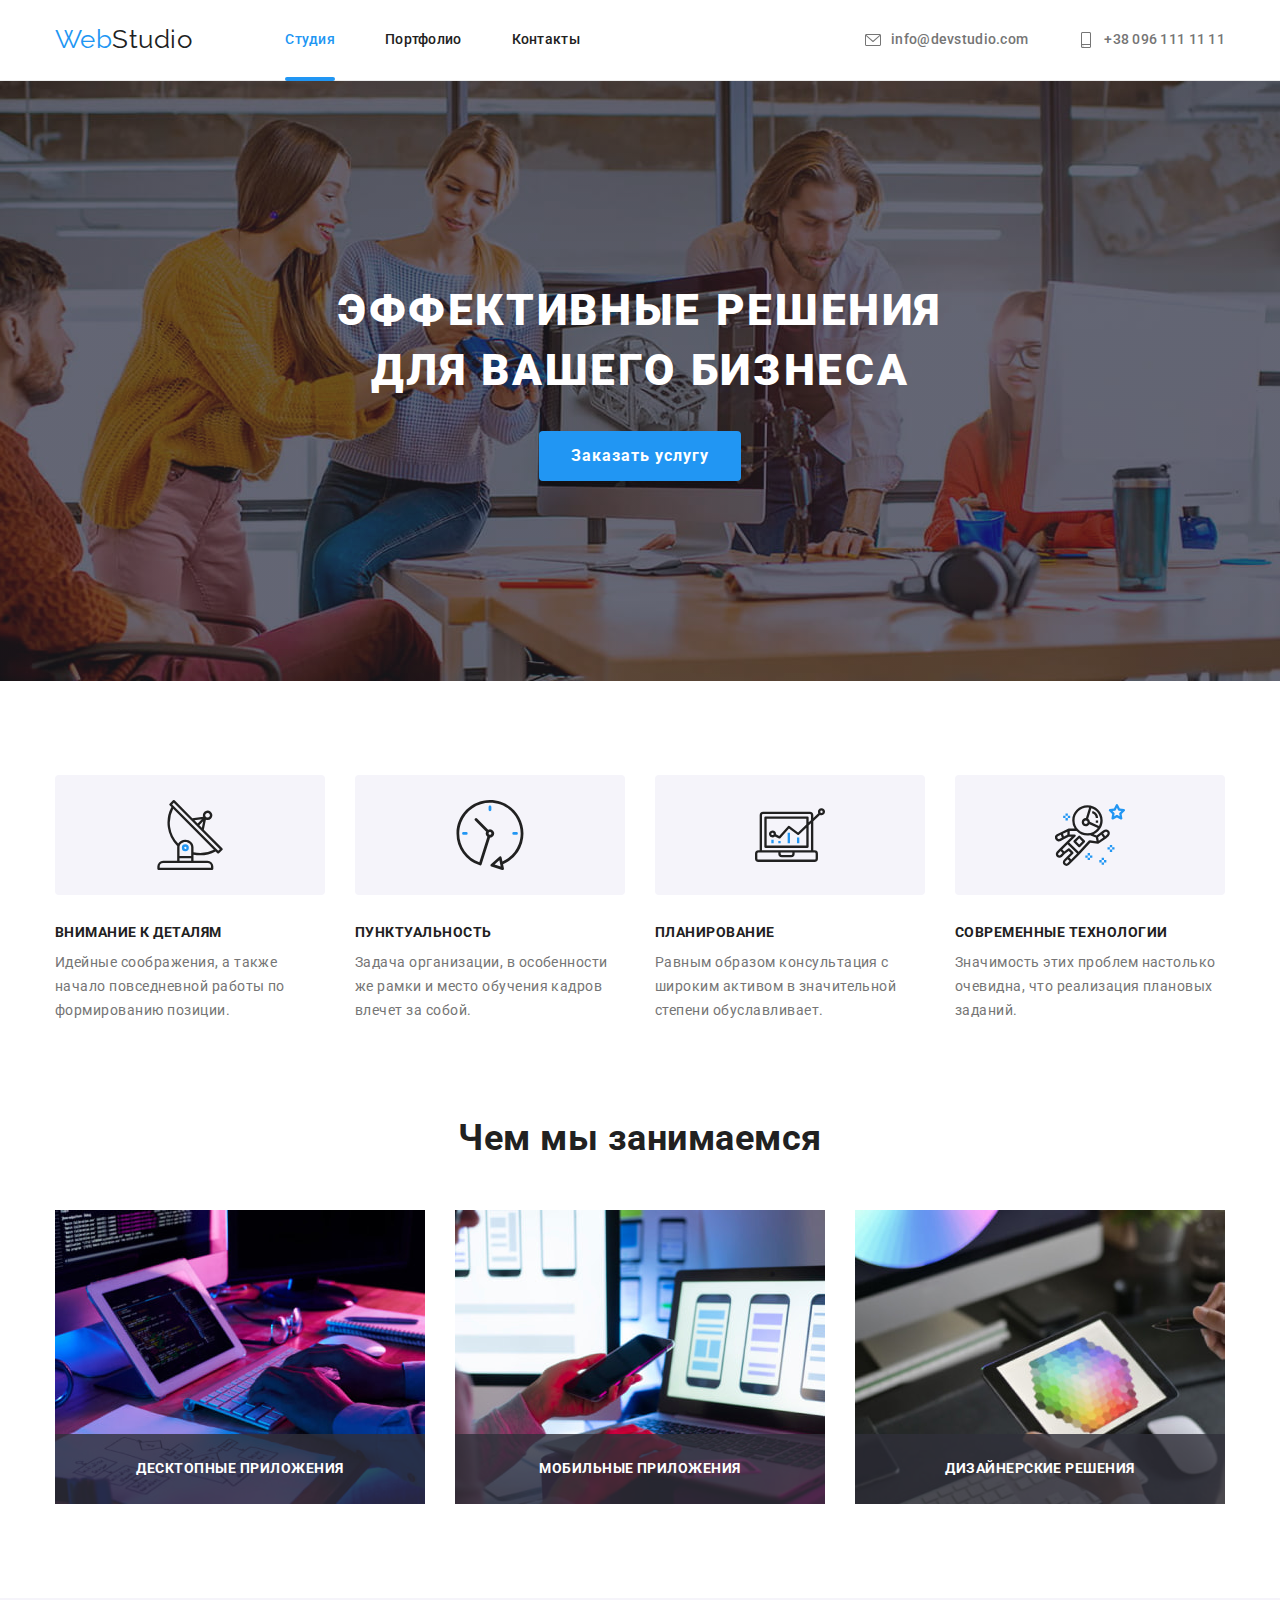
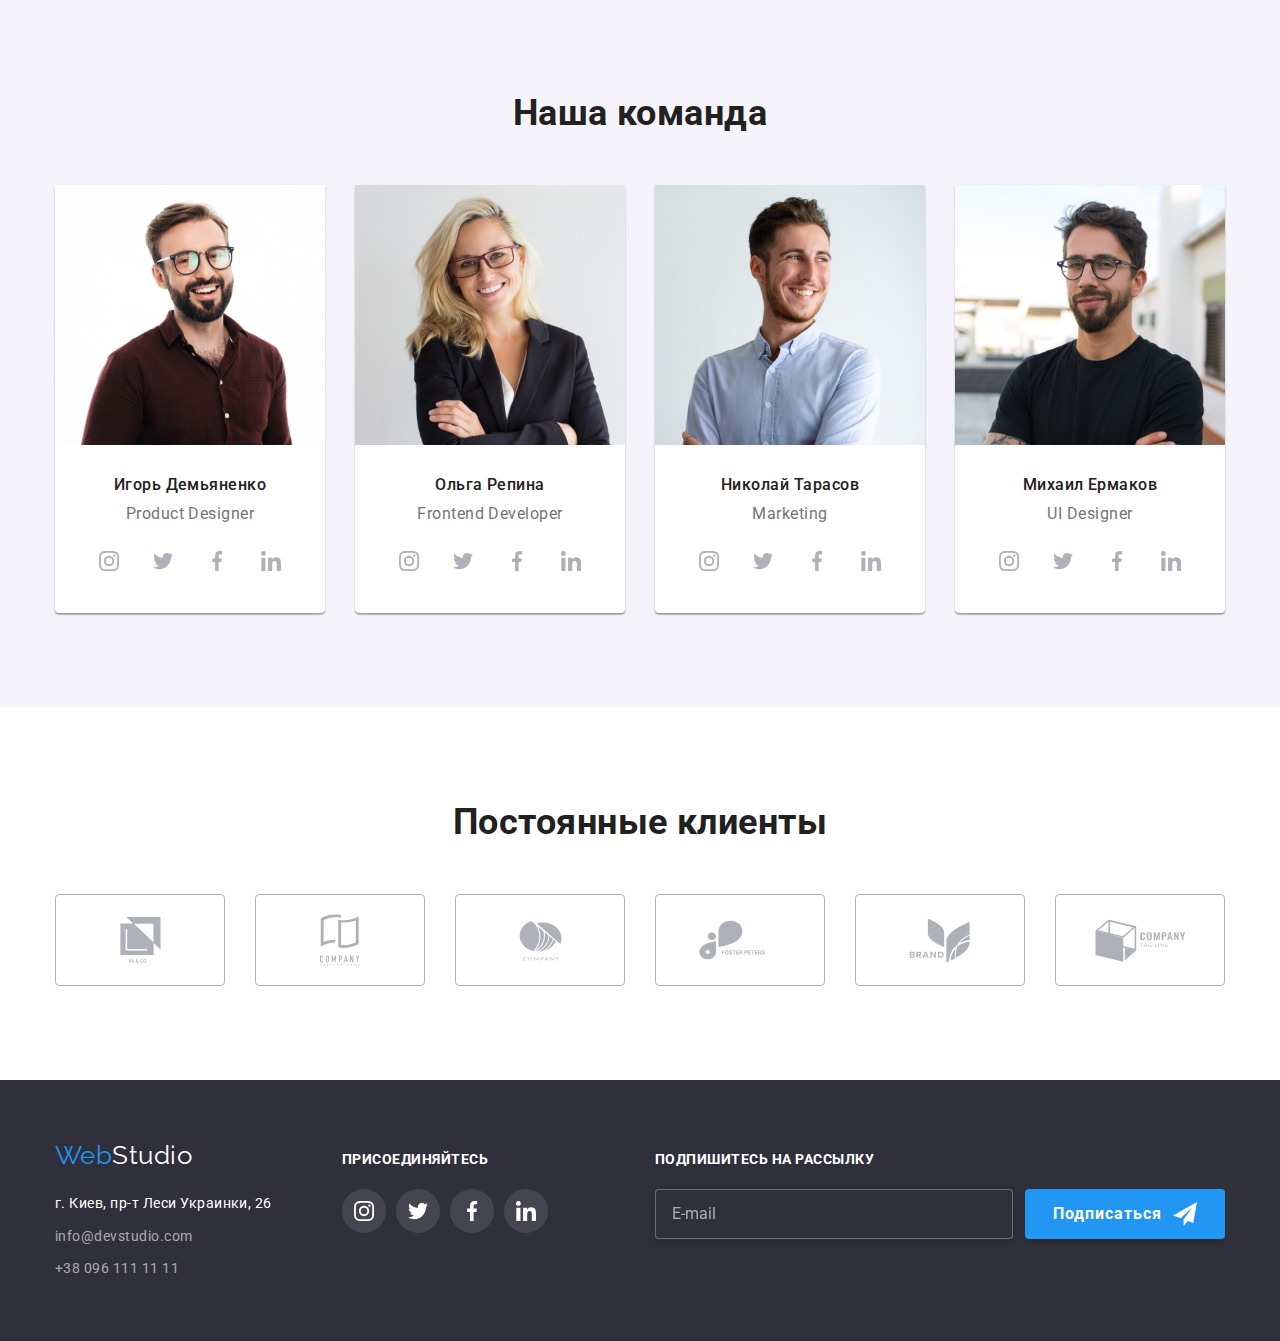
<file: index.html>
<!DOCTYPE html>
<html lang="ru">
  <head>
    <meta charset="UTF-8" />
    <meta http-equiv="X-UA-Compatible" content="IE=edge" />
    <meta name="viewport" content="width=device-width, initial-scale=1.0" />
    <title>Web Studio</title>
    <link rel="preconnect" href="https://fonts.googleapis.com" />
    <link rel="preconnect" href="https://fonts.gstatic.com" crossorigin />
    <link
      href="https://fonts.googleapis.com/css2?family=Raleway:wght@700&family=Roboto:wght@400;500;700;900&display=swap"
      rel="stylesheet"
    />
    <link
      rel="stylesheet"
      href="https://cdnjs.cloudflare.com/ajax/libs/modern-normalize/1.1.0/modern-normalize.min.css"
    />
    <link rel="stylesheet" href="./css/styles.css" />
  </head>

  <body>
    <header class="header">
      <div class="container header-menu">
        <a class="logo header-logo" href="./index.html"
          >Web<span class="header-logo-accent">Studio</span></a
        >
        <nav class="nav">
          <ul class="list nav-list">
            <li class="item"><a class="link current" href="./index.html">Студия</a></li>
            <li class="item"><a class="link" href="./portfolio.html">Портфолио</a></li>
            <li class="item"><a class="link" href="#contacts">Контакты</a></li>
          </ul>
        </nav>
        <ul class="list header-contacts">
          <li class="item">
            <a class="link header-contact-link" href="mailto:info@devstudio.com">
              <svg class="contacts-icon" width="16" height="16">
                <use href="./images/sprite.svg#envelope"></use></svg
              >info@devstudio.com</a
            >
          </li>
          <li class="item">
            <a class="link header-contact-link" href="tel:+380961111111">
              <svg class="contacts-icon" width="16" height="16">
                <use href="./images/sprite.svg#smartphone"></use></svg
              >+38 096 111 11 11</a
            >
          </li>
        </ul>
      </div>
    </header>

    <main class="main">
      <section class="hero section">
        <div class="container">
          <h1 class="hero-title">Эффективные решения для вашего бизнеса</h1>
          <button class="btn order-btn" type="button" data-modal-open>Заказать услугу</button>
        </div>
      </section>
      <section class="section-qualities section">
        <div class="container">
          <!--Заголовок скрыть-->
          <h2 class="title visually-hidden">Наши особенности</h2>
          <ul class="list qualities-list">
            <li class="item">
              <div class="qualities-img">
                <svg class="qualities-icon" width="70" height="70">
                  <use href="./images/sprite.svg#antenna"></use>
                </svg>
              </div>
              <h3 class="subtitle">Внимание к деталям</h3>
              <p class="text">
                Идейные соображения, а также начало повседневной работы по формированию позиции.
              </p>
            </li>
            <li class="item">
              <div class="qualities-img">
                <svg class="qualities-icon" width="70" height="70">
                  <use href="./images/sprite.svg#clock"></use>
                </svg>
              </div>
              <h3 class="subtitle">Пунктуальность</h3>
              <p class="text">
                Задача организации, в особенности же рамки и место обучения кадров влечет за собой.
              </p>
            </li>
            <li class="item">
              <div class="qualities-img">
                <svg class="qualities-icon" width="70" height="70">
                  <use href="./images/sprite.svg#diagram"></use>
                </svg>
              </div>
              <h3 class="subtitle">Планирование</h3>
              <p class="text">
                Равным образом консультация с широким активом в значительной степени обуславливает.
              </p>
            </li>
            <li class="item">
              <div class="qualities-img">
                <svg class="qualities-icon" width="70" height="70">
                  <use href="./images/sprite.svg#astronaut"></use>
                </svg>
              </div>
              <h3 class="subtitle">Современные технологии</h3>
              <p class="text">
                Значимость этих проблем настолько очевидна, что реализация плановых заданий.
              </p>
            </li>
          </ul>
        </div>
      </section>
      <section class="section-do section">
        <div class="container">
          <h2 class="title">Чем мы занимаемся</h2>
          <ul class="list do-list">
            <li class="item">
              <img class="img" src="./images/img1.jpg" alt="Десктопные приложения" width="370" />
              <h3 class="subtitle">Десктопные приложения</h3>
            </li>
            <li class="item">
              <img class="img" src="./images/img2.jpg" alt="Мобильные приложения" width="370" />
              <h3 class="subtitle">Мобильные приложения</h3>
            </li>
            <li class="item">
              <img class="img" src="./images/img3.jpg" alt="Дизайнерские решения" width="370" />
              <h3 class="subtitle">Дизайнерские решения</h3>
            </li>
          </ul>
        </div>
      </section>
      <section class="section-team section">
        <div class="container">
          <h2 class="title">Наша команда</h2>
          <ul class="list">
            <li class="item">
              <img class="img" src="./images/img4.jpg" alt="Фото дизайнера" width="270" />
              <div class="team-container">
                <h3 class="subtitle">Игорь Демьяненко</h3>
                <p class="text">Product Designer</p>
                <ul class="team-socials-list">
                  <li class="team-socials-item">
                    <a class="team-socials-link link" href="#">
                      <svg class="team-socials-icon" width="20px" height="20px">
                        <use href="./images/sprite.svg#instagram"></use>
                      </svg>
                    </a>
                  </li>
                  <li class="team-socials-item">
                    <a class="team-socials-link link" href="#">
                      <svg class="team-socials-icon" width="20px" height="20px">
                        <use href="./images/sprite.svg#twitter"></use>
                      </svg>
                    </a>
                  </li>
                  <li class="team-socials-item">
                    <a class="team-socials-link link" href="#">
                      <svg class="team-socials-icon" width="20px" height="20px">
                        <use href="./images/sprite.svg#facebook"></use>
                      </svg>
                    </a>
                  </li>
                  <li class="team-socials-item">
                    <a class="team-socials-link link" href="#">
                      <svg class="team-socials-icon" width="20px" height="20px">
                        <use href="./images/sprite.svg#linkedin"></use>
                      </svg>
                    </a>
                  </li>
                </ul>
              </div>
            </li>
            <li class="item">
              <img class="img" src="./images/img5.jpg" alt="Фото разработчика" width="270" />
              <div class="team-container">
                <h3 class="subtitle">Ольга Репина</h3>
                <p class="text">Frontend Developer</p>
                <ul class="team-socials-list">
                  <li class="team-socials-item">
                    <a class="team-socials-link link" href="#">
                      <svg class="team-socials-icon" width="20px" height="20px">
                        <use href="./images/sprite.svg#instagram"></use>
                      </svg>
                    </a>
                  </li>
                  <li class="team-socials-item">
                    <a class="team-socials-link link" href="#">
                      <svg class="team-socials-icon" width="20px" height="20px">
                        <use href="./images/sprite.svg#twitter"></use>
                      </svg>
                    </a>
                  </li>
                  <li class="team-socials-item">
                    <a class="team-socials-link link" href="#">
                      <svg class="team-socials-icon" width="20px" height="20px">
                        <use href="./images/sprite.svg#facebook"></use>
                      </svg>
                    </a>
                  </li>
                  <li class="team-socials-item">
                    <a class="team-socials-link link" href="#">
                      <svg class="team-socials-icon" width="20px" height="20px">
                        <use href="./images/sprite.svg#linkedin"></use>
                      </svg>
                    </a>
                  </li>
                </ul>
              </div>
            </li>
            <li class="item">
              <img class="img" src="./images/img6.jpg" alt="Фото макреколога" width="270" />
              <div class="team-container">
                <h3 class="subtitle">Николай Тарасов</h3>
                <p class="text">Marketing</p>
                <ul class="team-socials-list">
                  <li class="team-socials-item">
                    <a class="team-socials-link link" href="#">
                      <svg class="team-socials-icon" width="20px" height="20px">
                        <use href="./images/sprite.svg#instagram"></use>
                      </svg>
                    </a>
                  </li>
                  <li class="team-socials-item">
                    <a class="team-socials-link link" href="#">
                      <svg class="team-socials-icon" width="20px" height="20px">
                        <use href="./images/sprite.svg#twitter"></use>
                      </svg>
                    </a>
                  </li>
                  <li class="team-socials-item">
                    <a class="team-socials-link link" href="#">
                      <svg class="team-socials-icon" width="20px" height="20px">
                        <use href="./images/sprite.svg#facebook"></use>
                      </svg>
                    </a>
                  </li>
                  <li class="team-socials-item">
                    <a class="team-socials-link link" href="#">
                      <svg class="team-socials-icon" width="20px" height="20px">
                        <use href="./images/sprite.svg#linkedin"></use>
                      </svg>
                    </a>
                  </li>
                </ul>
              </div>
            </li>
            <li class="item">
              <img class="img" src="./images/img7.jpg" alt="Фото дизайнера" width="270" />
              <div class="team-container">
                <h3 class="subtitle">Михаил Ермаков</h3>
                <p class="text">UI Designer</p>
                <ul class="team-socials-list">
                  <li class="team-socials-item">
                    <a class="team-socials-link link" href="#">
                      <svg class="team-socials-icon" width="20px" height="20px">
                        <use href="./images/sprite.svg#instagram"></use>
                      </svg>
                    </a>
                  </li>
                  <li class="team-socials-item">
                    <a class="team-socials-link link" href="#">
                      <svg class="team-socials-icon" width="20px" height="20px">
                        <use href="./images/sprite.svg#twitter"></use>
                      </svg>
                    </a>
                  </li>
                  <li class="team-socials-item">
                    <a class="team-socials-link link" href="#">
                      <svg class="team-socials-icon" width="20px" height="20px">
                        <use href="./images/sprite.svg#facebook"></use>
                      </svg>
                    </a>
                  </li>
                  <li class="team-socials-item">
                    <a class="team-socials-link link" href="#">
                      <svg class="team-socials-icon" width="20px" height="20px">
                        <use href="./images/sprite.svg#linkedin"></use>
                      </svg>
                    </a>
                  </li>
                </ul>
              </div>
            </li>
          </ul>
        </div>
      </section>
      <section class="section-clients section">
        <div class="container">
          <h2 class="title">Постоянные клиенты</h2>
          <ul class="clients-list list">
            <li class="item">
              <a class="clients-link" href="#">
                <svg class="client-icon" width="41px" height="46px">
                  <use href="./images/sprite.svg#logo1"></use>
                </svg>
              </a>
            </li>
            <li class="item">
              <a class="clients-link" href="#">
                <svg class="client-icon" width="40px" height="52px">
                  <use href="./images/sprite.svg#logo2"></use>
                </svg>
              </a>
            </li>
            <li class="item">
              <a class="clients-link" href="#">
                <svg class="client-icon" width="43px" height="41px">
                  <use href="./images/sprite.svg#logo3"></use>
                </svg>
              </a>
            </li>
            <li class="item">
              <a class="clients-link" href="#">
                <svg class="client-icon" width="84px" height="40px">
                  <use href="./images/sprite.svg#logo4"></use>
                </svg>
              </a>
            </li>
            <li class="item">
              <a class="clients-link" href="#">
                <svg class="client-icon" width="62px" height="45px">
                  <use href="./images/sprite.svg#logo5"></use>
                </svg>
              </a>
            </li>
            <li class="item">
              <a class="clients-link" href="#">
                <svg class="client-icon" width="93px" height="43px">
                  <use href="./images/sprite.svg#logo6"></use>
                </svg>
              </a>
            </li>
          </ul>
        </div>
      </section>
    </main>

    <footer class="footer" id="contacts">
      <div class="container footer-container">
        <div class="footer-main">
          <a class="logo footer-logo" href="./index.html"
            >Web<span class="footer-logo-accent">Studio</span></a
          >
          <address class="address">
            <a class="link" href="#">г. Киев, пр-т Леси Украинки, 26</a>
          </address>
          <ul class="list footer-contacts">
            <li class="item mail-footer">
              <a class="link" href="mailto:info@devstudio.com">info@devstudio.com</a>
            </li>
            <li class="item"><a class="link" href="tel:+380961111111">+38 096 111 11 11</a></li>
          </ul>
        </div>
        <div class="footer-socials">
          <strong class="cta-title">Присоединяйтесь</strong>
          <ul class="list cta-list">
            <li class="item cta-item">
              <a class="link cta-link" href="#">
                <svg class="cta-icon" width="20px" height="20px">
                  <use href="./images/sprite.svg#instagram"></use>
                </svg>
              </a>
            </li>
            <li class="item cta-item">
              <a class="link cta-link" href="#">
                <svg class="cta-icon" width="20px" height="20px">
                  <use href="./images/sprite.svg#twitter"></use>
                </svg>
              </a>
            </li>
            <li class="item cta-item">
              <a class="link cta-link" href="#">
                <svg class="cta-icon" width="20px" height="20px">
                  <use href="./images/sprite.svg#facebook"></use>
                </svg>
              </a>
            </li>
            <li class="item cta-item">
              <a class="link cta-link" href="#">
                <svg class="cta-icon" width="20px" height="20px">
                  <use href="./images/sprite.svg#linkedin"></use>
                </svg>
              </a>
            </li>
          </ul>
        </div>
        <form class="sign-up-form" name="sign-up-form">
          <strong class="cta-title">Подпишитесь на рассылку</strong>
          <div class="sing-up-box">
            <input class="sing-up-input" type="email" name="user-email" placeholder="E-mail" />
            <button class="sing-up-btn" type="submit">
              Подписаться
              <svg class="sing-up-icon" width="24px" height="24px">
                <use href="./images/sprite.svg#send-form"></use>
              </svg>
            </button>
          </div>
        </form>
      </div>
    </footer>

    <div class="backdrop is-hidden" data-modal>
      <div class="modal">
        <button class="modal-close-btn" type="button" data-modal-close>
          <svg class="modal-close-icon" width="11px" height="11px">
            <use href="./images/sprite.svg#close-icon"></use>
          </svg>
        </button>
        <h2 class="modal-title">Оставьте свои данные, мы вам перезвоним</h2>
        <form class="call-back-form" name="call-back-form">
          <div class="form-field">
            <label class="call-back-label" for="user-name">Имя</label>
            <div class="form-field-inner">
              <input class="call-back-input" id="user-name" type="text" name="user-name" />
              <svg class="call-back-icon" width="18px" height="18px">
                <use href="./images/sprite.svg#person-form"></use>
              </svg>
            </div>
          </div>
          <div class="form-field">
            <label class="call-back-label" for="user-phone">Телефон</label>
            <div class="form-field-inner">
              <input class="call-back-input" id="user-phone" type="tel" name="user-phone" />
              <svg class="call-back-icon" width="18px" height="18px">
                <use href="./images/sprite.svg#phone-form"></use>
              </svg>
            </div>
          </div>
          <div class="form-field">
            <label class="call-back-label" for="user-email">Почта</label>
            <div class="form-field-inner">
              <input class="call-back-input" id="user-email" type="email" name="user-email" />
              <svg class="call-back-icon" width="18px" height="18px">
                <use href="./images/sprite.svg#email-form"></use>
              </svg>
            </div>
          </div>
          <div class="form-field">
            <label class="call-back-label" for="user-comment">Комментарий</label>
            <textarea
              class="call-back-input call-back-textarea"
              id="user-comment"
              name="user-comment"
              rows="10"
              placeholder="Введите текст"
            ></textarea>
          </div>
          <div class="agreement-field">
            <label class="agreement-label"
              ><input
                class="agreement-input visually-hidden"
                type="checkbox"
                name="user-agreement"
              />
              <svg class="agreement-border" width="16px" height="15px">
                <use href="./images/sprite.svg#agr-border"></use>
              </svg>
              <svg class="agreement-check" width="16px" height="15px">
                <use href="./images/sprite.svg#agr-check"></use></svg
              >Соглашаюсь с рассылкой и принимаю
              <a class="agreement-link" href="#">Условия договора</a></label
            >
          </div>
          <button class="call-back-btn" type="submit">Отправить</button>
        </form>
      </div>
    </div>

    <script src="./js/modal.js"></script>
  </body>
</html>
</file>
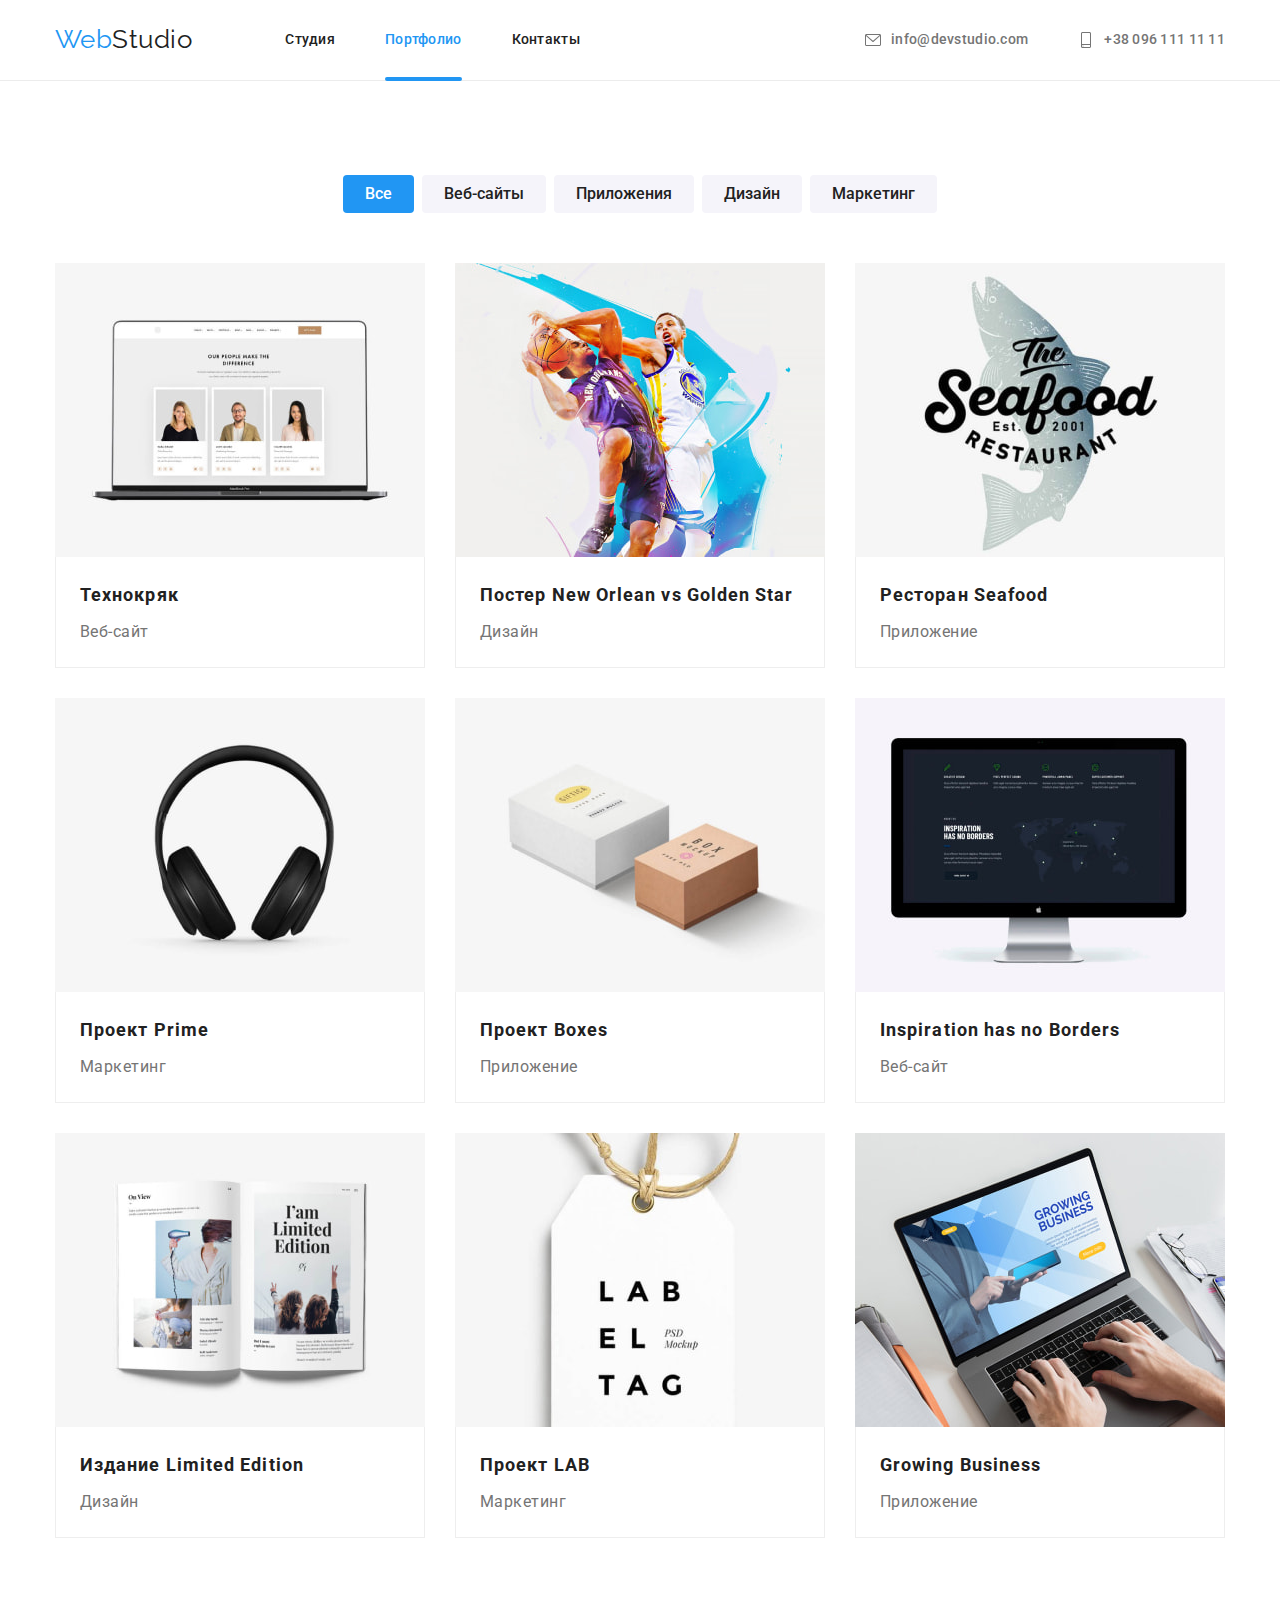
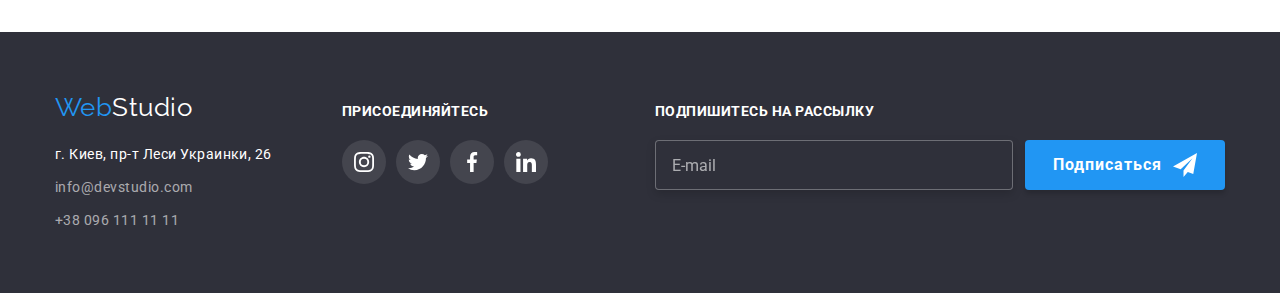
<file: portfolio.html>
<!DOCTYPE html>
<html lang="ru">
  <head>
    <meta charset="UTF-8" />
    <meta http-equiv="X-UA-Compatible" content="IE=edge" />
    <meta name="viewport" content="width=device-width, initial-scale=1.0" />
    <title>Portfolio</title>
    <link rel="preconnect" href="https://fonts.googleapis.com" />
    <link rel="preconnect" href="https://fonts.gstatic.com" crossorigin />
    <link
      href="https://fonts.googleapis.com/css2?family=Raleway:wght@700&family=Roboto:wght@400;500;700;900&display=swap"
      rel="stylesheet"
    />
    <link
      rel="stylesheet"
      href="https://cdnjs.cloudflare.com/ajax/libs/modern-normalize/1.1.0/modern-normalize.min.css"
    />
    <link rel="stylesheet" href="./css/styles.css" />
  </head>

  <body>
    <header class="header">
      <div class="container header-menu">
        <a class="logo header-logo" href="./index.html"
          >Web<span class="header-logo-accent">Studio</span></a
        >
        <nav class="nav">
          <ul class="list nav-list">
            <li class="item"><a class="link" href="./index.html">Студия</a></li>
            <li class="item"><a class="link current" href="./portfolio.html">Портфолио</a></li>
            <li class="item"><a class="link" href="#contacts">Контакты</a></li>
          </ul>
        </nav>
        <ul class="list header-contacts">
          <li class="item">
            <a class="link header-contact-link" href="mailto:info@devstudio.com">
              <svg class="contacts-icon" width="16" height="16">
                <use href="./images/sprite.svg#envelope"></use></svg
              >info@devstudio.com</a
            >
          </li>
          <li class="item">
            <a class="link header-contact-link" href="tel:+380961111111">
              <svg class="contacts-icon" width="16" height="16">
                <use href="./images/sprite.svg#smartphone"></use></svg
              >+38 096 111 11 11</a
            >
          </li>
        </ul>
      </div>
    </header>

    <main class="main">
      <section class="section-portfolio section">
        <div class="container">
          <!--Заголовок скрыть-->
          <h1 class="title visually-hidden">Портфолио</h1>
          <ul class="list portfolio-list-btn">
            <li class="item">
              <button class="btn portfolio-btn portfolio-btn-current" type="button">Все</button>
            </li>
            <li class="item"><button class="btn portfolio-btn" type="button">Веб-сайты</button></li>
            <li class="item">
              <button class="btn portfolio-btn" type="button">Приложения</button>
            </li>
            <li class="item"><button class="btn portfolio-btn" type="button">Дизайн</button></li>
            <li class="item"><button class="btn portfolio-btn" type="button">Маркетинг</button></li>
          </ul>
          <ul class="list portfolio-list">
            <li class="item">
              <a class="portfolio-link" href="#">
                <div class="portfolio-thumb">
                  <img
                    class="img"
                    src="./images/portfolio1.jpg"
                    alt="Изображение проекта"
                    width="370"
                  />
                  <div class="portfolio-overlay">
                    <p class="text">
                      Ресурс предлагает комплексные предложения с разным уровнем функционала и
                      сервисов. Все это позволит посетителю получить исчерпывающие сведения о
                      компании или частном лице.
                    </p>
                  </div>
                </div>
                <div class="card-border">
                  <h2 class="subtitle">Технокряк</h2>
                  <p class="text">Веб-сайт</p>
                </div>
              </a>
            </li>
            <li class="item">
              <a class="portfolio-link" href="#">
                <div class="portfolio-thumb">
                  <img
                    class="img"
                    src="./images/portfolio2.jpg"
                    alt="Изображение проекта"
                    width="370"
                  />
                  <div class="portfolio-overlay">
                    <p class="text">
                      Ресурс предлагает комплексные предложения с разным уровнем функционала и
                      сервисов. Все это позволит посетителю получить исчерпывающие сведения о
                      компании или частном лице.
                    </p>
                  </div>
                </div>
                <div class="card-border">
                  <h2 class="subtitle">Постер New Orlean vs Golden Star</h2>
                  <p class="text">Дизайн</p>
                </div>
              </a>
            </li>
            <li class="item">
              <a class="portfolio-link" href="#">
                <div class="portfolio-thumb">
                  <img
                    class="img"
                    src="./images/portfolio3.jpg"
                    alt="Изображение проекта"
                    width="370"
                  />
                  <div class="portfolio-overlay">
                    <p class="text">
                      Ресурс предлагает комплексные предложения с разным уровнем функционала и
                      сервисов. Все это позволит посетителю получить исчерпывающие сведения о
                      компании или частном лице.
                    </p>
                  </div>
                </div>
                <div class="card-border">
                  <h2 class="subtitle">Ресторан Seafood</h2>
                  <p class="text">Приложение</p>
                </div>
              </a>
            </li>
            <li class="item">
              <a class="portfolio-link" href="#">
                <div class="portfolio-thumb">
                  <img
                    class="img"
                    src="./images/portfolio4.jpg"
                    alt="Изображение проекта"
                    width="370"
                  />
                  <div class="portfolio-overlay">
                    <p class="text">
                      Ресурс предлагает комплексные предложения с разным уровнем функционала и
                      сервисов. Все это позволит посетителю получить исчерпывающие сведения о
                      компании или частном лице.
                    </p>
                  </div>
                </div>
                <div class="card-border">
                  <h2 class="subtitle">Проект Prime</h2>
                  <p class="text">Маркетинг</p>
                </div>
              </a>
            </li>
            <li class="item">
              <a class="portfolio-link" href="#">
                <div class="portfolio-thumb">
                  <img
                    class="img"
                    src="./images/portfolio5.jpg"
                    alt="Изображение проекта"
                    width="370"
                  />
                  <div class="portfolio-overlay">
                    <p class="text">
                      Ресурс предлагает комплексные предложения с разным уровнем функционала и
                      сервисов. Все это позволит посетителю получить исчерпывающие сведения о
                      компании или частном лице.
                    </p>
                  </div>
                </div>
                <div class="card-border">
                  <h2 class="subtitle">Проект Boxes</h2>
                  <p class="text">Приложение</p>
                </div>
              </a>
            </li>
            <li class="item">
              <a class="portfolio-link" href="#">
                <div class="portfolio-thumb">
                  <img
                    class="img"
                    src="./images/portfolio6.jpg"
                    alt="Изображение проекта"
                    width="370"
                  />
                  <div class="portfolio-overlay">
                    <p class="text">
                      Ресурс предлагает комплексные предложения с разным уровнем функционала и
                      сервисов. Все это позволит посетителю получить исчерпывающие сведения о
                      компании или частном лице.
                    </p>
                  </div>
                </div>
                <div class="card-border">
                  <h2 class="subtitle">Inspiration has no Borders</h2>
                  <p class="text">Веб-сайт</p>
                </div>
              </a>
            </li>
            <li class="item">
              <a class="portfolio-link" href="#">
                <div class="portfolio-thumb">
                  <img
                    class="img"
                    src="./images/portfolio7.jpg"
                    alt="Изображение проекта"
                    width="370"
                  />
                  <div class="portfolio-overlay">
                    <p class="text">
                      Ресурс предлагает комплексные предложения с разным уровнем функционала и
                      сервисов. Все это позволит посетителю получить исчерпывающие сведения о
                      компании или частном лице.
                    </p>
                  </div>
                </div>
                <div class="card-border">
                  <h2 class="subtitle">Издание Limited Edition</h2>
                  <p class="text">Дизайн</p>
                </div>
              </a>
            </li>
            <li class="item">
              <a class="portfolio-link" href="#">
                <div class="portfolio-thumb">
                  <img
                    class="img"
                    src="./images/portfolio8.jpg"
                    alt="Изображение проекта"
                    width="370"
                  />
                  <div class="portfolio-overlay">
                    <p class="text">
                      Ресурс предлагает комплексные предложения с разным уровнем функционала и
                      сервисов. Все это позволит посетителю получить исчерпывающие сведения о
                      компании или частном лице.
                    </p>
                  </div>
                </div>
                <div class="card-border">
                  <h2 class="subtitle">Проект LAB</h2>
                  <p class="text">Маркетинг</p>
                </div>
              </a>
            </li>
            <li class="item">
              <a class="portfolio-link" href="#">
                <div class="portfolio-thumb">
                  <img
                    class="img"
                    src="./images/portfolio9.jpg"
                    alt="Изображение проекта"
                    width="370"
                  />
                  <div class="portfolio-overlay">
                    <p class="text">
                      Ресурс предлагает комплексные предложения с разным уровнем функционала и
                      сервисов. Все это позволит посетителю получить исчерпывающие сведения о
                      компании или частном лице.
                    </p>
                  </div>
                </div>
                <div class="card-border">
                  <h2 class="subtitle">Growing Business</h2>
                  <p class="text">Приложение</p>
                </div>
              </a>
            </li>
          </ul>
        </div>
      </section>
    </main>

    <footer class="footer" id="contacts">
      <div class="container footer-container">
        <div class="footer-main">
          <a class="logo footer-logo" href="./index.html"
            >Web<span class="footer-logo-accent">Studio</span></a
          >
          <address class="address">
            <a class="link" href="#">г. Киев, пр-т Леси Украинки, 26</a>
          </address>
          <ul class="list footer-contacts">
            <li class="item mail-footer">
              <a class="link" href="mailto:info@devstudio.com">info@devstudio.com</a>
            </li>
            <li class="item"><a class="link" href="tel:+380961111111">+38 096 111 11 11</a></li>
          </ul>
        </div>
        <div class="footer-socials">
          <strong class="cta-title">Присоединяйтесь</strong>
          <ul class="list cta-list">
            <li class="item cta-item">
              <a class="link cta-link" href="#">
                <svg class="cta-icon" width="20px" height="20px">
                  <use href="./images/sprite.svg#instagram"></use>
                </svg>
              </a>
            </li>
            <li class="item cta-item">
              <a class="link cta-link" href="#">
                <svg class="cta-icon" width="20px" height="20px">
                  <use href="./images/sprite.svg#twitter"></use>
                </svg>
              </a>
            </li>
            <li class="item cta-item">
              <a class="link cta-link" href="#">
                <svg class="cta-icon" width="20px" height="20px">
                  <use href="./images/sprite.svg#facebook"></use>
                </svg>
              </a>
            </li>
            <li class="item cta-item">
              <a class="link cta-link" href="#">
                <svg class="cta-icon" width="20px" height="20px">
                  <use href="./images/sprite.svg#linkedin"></use>
                </svg>
              </a>
            </li>
          </ul>
        </div>
        <form class="sign-up-form" name="sign-up-form">
          <strong class="cta-title">Подпишитесь на рассылку</strong>
          <div class="sing-up-box">
            <input class="sing-up-input" type="email" name="user-email" placeholder="E-mail" />
            <button class="sing-up-btn" type="submit">
              Подписаться
              <svg class="sing-up-icon" width="24px" height="24px">
                <use href="./images/sprite.svg#send-form"></use>
              </svg>
            </button>
          </div>
        </form>
      </div>
    </footer>
  </body>
</html>
</file>
<file: css/styles.css>
:root {
  --primary-text-color: #212121;
  --secondary-text-color: #757575;
  --white-text-color: #ffffff;
  --footer-contacts-text-color: rgba(255, 255, 255, 0.6);
  --gray-icon-color: #afb1b8;

  --accent-color: #2196f3;

  --primary-background-color: #ffffff;
  --gray-background-color: #f5f4fa;
  --footer-background-color: #2f303a;
  --footer-socials-background-color: rgba(255, 255, 255, 0.1);
  --section-do-subtitle-background-color: rgba(47, 48, 58, 0.8);
  --backdrop-color: rgba(0, 0, 0, 0.2);
  --overlay-portfolio-background-color: rgba(33, 150, 243, 0.9);

  --primary-font-family: 'Roboto', sans-serif;
  --logo-font-family: 'Raleway', sans-serif;

  --transition-time: 250ms;
  --transition-cubic: cubic-bezier(0.4, 0, 0.2, 1);
}

/* Общие стили */

body {
  color: var(--primary-text-color);
  background-color: var(--primary-background-color);

  font-family: var(--primary-font-family);
  letter-spacing: 0.03em;
}

h1,
h2,
h3,
p,
ul {
  margin: 0;
  padding: 0;
}

.btn {
  color: inherit;
  font-family: inherit;
  cursor: pointer;
}

.link {
  color: inherit;
  text-decoration: none;
  transition: color var(--transition-time) var(--transition-cubic);
}

.link:hover,
.link:focus {
  color: var(--accent-color);
}

.list {
  list-style: none;
}

.logo {
  text-decoration: none;
  color: var(--accent-color);
  font-family: var(--logo-font-family);
  font-size: 26px;
  line-height: 1.2;
}

.title {
  font-size: 36px;
  line-height: 1.2;
  text-align: center;
}

.text {
  color: var(--secondary-text-color);
}

.container {
  width: 1200px;
  padding-left: 15px;
  padding-right: 15px;
  margin-left: auto;
  margin-right: auto;
}

.section {
  padding-top: 94px;
  padding-bottom: 94px;
}

.visually-hidden {
  position: absolute;
  width: 1px;
  height: 1px;
  margin: -1px;
  border: 0;
  padding: 0;
  white-space: nowrap;
  clip-path: inset(100%);
  clip: rect(0 0 0 0);
  overflow: hidden;
}

.img {
  display: block;
}

/* Header */

.header {
  border-bottom: 1px solid #ececec;
  background-color: var(--primary-background-color);
}

.header .item {
  font-weight: 500;
  font-size: 14px;
  line-height: 1.14;
  letter-spacing: 0.02em;
}

.header-menu {
  display: flex;
  align-items: center;
}

.header-logo {
  margin-right: 93px;
}

.header-logo-accent {
  color: var(--primary-text-color);
}

.nav-list {
  display: flex;
}

.nav-list .link {
  display: block;
  padding-top: 32px;
  padding-bottom: 32px;
}

.nav-list .item:not(:last-child) {
  margin-right: 50px;
}

.current {
  color: var(--accent-color);
  position: relative;
}

.current::after {
  content: '';
  position: absolute;
  bottom: -1px;
  left: 0;
  width: 100%;
  height: 4px;
  background-color: var(--accent-color);
  border-radius: 2px;
}

.header-contacts {
  display: flex;
  margin-left: auto;
  align-items: center;

  color: var(--secondary-text-color);
}

.header-contacts .link {
  display: flex;
  align-items: center;
  padding-top: 32px;
  padding-bottom: 32px;
}

.header-contacts .item:not(:last-child) {
  margin-right: 50px;
}

.contacts-icon {
  margin-right: 10px;
  fill: var(--secondary-text-color);
  transition: fill var(--transition-time) var(--transition-cubic);
}

.header-contact-link:hover .contacts-icon,
.header-contact-link:focus .contacts-icon {
  fill: var(--accent-color);
}

/* INDEX.HTML */
/* Hero */

.hero {
  max-width: 1600px;
  min-height: 600px;

  margin-left: auto;
  margin-right: auto;
  padding-top: 200px;
  padding-bottom: 200px;

  background-color: var(--footer-background-color);

  background-image: linear-gradient(to right, rgba(47, 48, 58, 0.4), rgba(47, 48, 58, 0.4)),
    url(../images/bg-img-hero.jpg);
  background-repeat: no-repeat;
  background-position: center;
  background-size: cover;
}

.hero-title {
  width: 696px;
  margin-left: auto;
  margin-right: auto;
  margin-bottom: 30px;

  color: var(--white-text-color);

  font-weight: 900;
  font-size: 44px;
  line-height: 1.36;
  text-align: center;
  letter-spacing: 0.06em;
  text-transform: uppercase;
}

.order-btn {
  display: block;
  margin-left: auto;
  margin-right: auto;
  padding: 10px 32px;
  border: none;
  border-radius: 4px;

  color: var(--white-text-color);
  background-color: var(--accent-color);

  font-weight: 700;
  font-size: 16px;
  line-height: 1.88;
  letter-spacing: 0.06em;

  box-shadow: 0px 4px 4px rgba(0, 0, 0, 0.15);
}

/* Section Qualities */

.qualities-list {
  display: flex;
  justify-content: space-between;
}

.qualities-list .item {
  width: 270px;
}

.qualities-img {
  display: flex;
  justify-content: center;
  align-items: center;
  width: 270px;
  height: 120px;
  border-radius: 4px;
  background-color: var(--gray-background-color);
}

.section-qualities .subtitle {
  margin-bottom: 10px;
  margin-top: 30px;

  font-size: 14px;
  line-height: 1.14;
  text-transform: uppercase;
}

.section-qualities .text {
  font-size: 14px;
  line-height: 1.71;
}

/* Section Do */

.section-do {
  padding-top: 0;
}

.do-list {
  display: flex;
  justify-content: space-between;
}

.section-do .title {
  margin-bottom: 50px;
}

.do-list .item {
  position: relative;
}

.do-list .subtitle {
  position: absolute;
  bottom: 0;
  left: 0;
  width: 370px;
  height: 70px;
  padding-top: 27px;
  padding-bottom: 27px;
  text-align: center;

  color: var(--white-text-color);
  background-color: var(--section-do-subtitle-background-color);

  font-size: 14px;
  line-height: 1.14;
  text-transform: uppercase;
}

/* Section Team */

.section-team {
  background-color: var(--gray-background-color);
}

.section-team .title {
  margin-bottom: 50px;
}

.section-team .list {
  display: flex;
  justify-content: space-between;
  text-align: center;
}

.section-team .item {
  background-color: var(--primary-background-color);

  box-shadow: 0px 1px 3px rgba(0, 0, 0, 0.12), 0px 1px 1px rgba(0, 0, 0, 0.14),
    0px 2px 1px rgba(0, 0, 0, 0.2);
  border-radius: 0px 0px 4px 4px;
}

.section-team .subtitle {
  font-weight: 500;
  font-size: 16px;
  line-height: 1.19;
}

.section-team .text {
  margin-top: 10px;
  margin-bottom: 16px;

  line-height: 1.19;
}

.team-container {
  padding-top: 30px;
  padding-bottom: 30px;
}

.team-socials-list {
  display: flex;
  justify-content: center;
  align-items: center;
  gap: 10px;
  list-style: none;
}

.team-socials-link {
  display: flex;
  justify-content: center;
  align-items: center;
  width: 44px;
  height: 44px;
  border-radius: 50%;
  transition: background-color var(--transition-time) var(--transition-cubic);
}

.team-socials-icon {
  margin-top: 12px;
  margin-bottom: 12px;
  fill: var(--gray-icon-color);
  transition: fill var(--transition-time) var(--transition-cubic);
}

.team-socials-link:hover,
.team-socials-link:focus {
  background-color: var(--accent-color);
}

.team-socials-link:hover .team-socials-icon,
.team-socials-link:focus .team-socials-icon {
  fill: var(--white-text-color);
}

/* Section Clients */

.clients-list {
  display: flex;
  justify-content: space-between;
  align-items: center;
  margin-top: 50px;
}

.clients-link {
  display: flex;
  justify-content: center;
  align-items: center;
  width: 170px;
  height: 92px;
  border: 1px solid var(--gray-icon-color);
  border-radius: 4px;
  transition: border-color var(--transition-time) var(--transition-cubic);
}

.client-icon {
  fill: var(--gray-icon-color);
  transition: fill var(--transition-time) var(--transition-cubic);
}

.clients-link:hover,
.clients-link:focus {
  border-color: var(--accent-color);
}

.clients-link:hover .client-icon,
.clients-link:focus .client-icon {
  fill: var(--accent-color);
}

/* PORTFOLIO.HTML */
/* Section Portfolio */

.portfolio-list-btn {
  display: flex;
  justify-content: center;
  margin-bottom: 50px;
}

.portfolio-list-btn .item:not(:last-child) {
  margin-right: 8px;
}

.portfolio-btn {
  border: none;
  border-radius: 4px;
  padding: 6px 22px;

  background-color: var(--gray-background-color);

  font-weight: 500;
  font-size: 16px;
  line-height: 1.6;

  transition: color var(--transition-time) var(--transition-cubic),
    background-color var(--transition-time) var(--transition-cubic),
    box-shadow var(--transition-time) var(--transition-cubic);
}

.portfolio-btn:hover,
.portfolio-btn:focus {
  color: var(--white-text-color);
  background-color: var(--accent-color);
  box-shadow: 0px 3px 1px rgba(0, 0, 0, 0.1), 0px 1px 2px rgba(0, 0, 0, 0.08),
    0px 2px 2px rgba(0, 0, 0, 0.12);
}

.portfolio-btn-current {
  color: var(--white-text-color);
  background-color: var(--accent-color);
}

.portfolio-list {
  display: flex;
  flex-wrap: wrap;
  justify-content: space-between;
}

.portfolio-list .item:not(:nth-last-child(-n + 3)) {
  margin-bottom: 30px;
}

.section-portfolio .subtitle {
  margin-bottom: 4px;

  color: var(--primary-text-color);

  font-size: 18px;
  line-height: 2;
  letter-spacing: 0.06em;
}

.section-portfolio .text {
  line-height: 1.88;
}

.card-border {
  padding: 20px 24px;

  border-left: 1px solid #eeeeee;
  border-right: 1px solid #eeeeee;
  border-bottom: 1px solid #eeeeee;
}

.portfolio-link {
  display: block;
  text-decoration: none;
  transition: box-shadow var(--transition-time) var(--transition-cubic);
}

.portfolio-link:hover,
.portfolio-link:focus {
  box-shadow: 0px 1px 1px rgba(0, 0, 0, 0.12), 0px 4px 4px rgba(0, 0, 0, 0.06),
    1px 4px 6px rgba(0, 0, 0, 0.16);
}

.portfolio-thumb {
  position: relative;
  overflow: hidden;
}

.portfolio-overlay {
  position: absolute;
  top: 0;
  left: 0;
  width: 100%;
  height: 100%;
  display: flex;
  justify-content: center;
  align-items: center;
  background-color: var(--overlay-portfolio-background-color);

  transform: translateY(101%);
  transition: transform var(--transition-time) var(--transition-cubic);
}

.portfolio-overlay .text {
  width: 322px;
  height: 168px;
  font-size: 18px;
  line-height: 1.55;
  color: var(--white-text-color);
}

.portfolio-link:hover .portfolio-overlay,
.portfolio-link:focus .portfolio-overlay {
  transform: translateY(0);
}

/* Footer */

.footer {
  padding-top: 60px;
  padding-bottom: 60px;

  background-color: var(--footer-background-color);
}

.footer-logo {
  display: block;
  margin-bottom: 20px;
}

.footer-logo-accent {
  color: var(--white-text-color);
}

.address {
  margin-bottom: 9px;

  color: var(--white-text-color);

  font-style: normal;
  font-size: 14px;
  line-height: 1.71;
}

.mail-footer {
  margin-bottom: 9px;
}

.footer-contacts {
  color: var(--footer-contacts-text-color);

  font-size: 14px;
  line-height: 1.71;
}

.footer-container {
  display: flex;
  align-items: baseline;
}

.footer-socials {
  margin-left: 70px;
}

.cta-title {
  color: var(--white-text-color);

  font-size: 14px;
  text-transform: uppercase;
}

.cta-list {
  margin-top: 20px;
  display: flex;
  gap: 10px;
}

.cta-link {
  display: flex;
  justify-content: center;
  align-items: center;

  border-radius: 50%;
  background-color: var(--footer-socials-background-color);

  width: 44px;
  height: 44px;

  transition: background-color var(--transition-time) var(--transition-cubic);
}

.cta-icon {
  fill: var(--white-text-color);
}

.cta-link:hover,
.cta-link:focus {
  background-color: var(--accent-color);
}

.sign-up-form {
  margin-left: auto;
}

.sing-up-box {
  display: flex;
  gap: 12px;
  margin-top: 20px;
}

.sing-up-input {
  width: 358px;
  height: 50px;
  padding: 15px 16px;
  color: var(--white-text-color);
  background-color: var(--footer-background-color);
  border: 1px solid rgba(255, 255, 255, 0.3);
  border-radius: 4px;
  filter: drop-shadow(0px 4px 4px rgba(0, 0, 0, 0.15));
}

.sing-up-input::placeholder {
  color: rgba(255, 255, 255, 0.6);
}

.sing-up-btn {
  display: inline-flex;
  align-items: center;
  justify-content: space-between;
  padding: 10px 28px;
  width: 200px;
  height: 50px;
  font-weight: 700;
  line-height: 1.87;
  letter-spacing: 0.06em;
  color: var(--white-text-color);
  background-color: var(--accent-color);
  box-shadow: 0px 4px 4px rgba(0, 0, 0, 0.15);
  border-radius: 4px;
  border: none;
  cursor: pointer;
}

/* Модальное окно */

.backdrop {
  position: fixed;
  top: 0;
  left: 0;

  width: 100%;
  height: 100%;

  background-color: var(--backdrop-color);

  opacity: 1;
  visibility: visible;
  transition: opacity var(--transition-time) var(--transition-cubic),
    visibility var(--transition-time) var(--transition-cubic);
}

.backdrop.is-hidden {
  visibility: hidden;
  opacity: 0;
  pointer-events: none;
}

.modal {
  position: absolute;
  top: 50%;
  left: 50%;
  transform: translate(-50%, -50%);

  padding: 40px;

  min-width: 528px;
  min-height: 581px;
  border-radius: 4px;

  background-color: var(--primary-background-color);
  box-shadow: 0px 1px 3px rgba(0, 0, 0, 0.12), 0px 1px 1px rgba(0, 0, 0, 0.14),
    0px 2px 1px rgba(0, 0, 0, 0.2);
}

.modal-close-btn {
  position: absolute;
  top: 8px;
  right: 8px;

  display: flex;
  justify-content: center;
  align-items: center;

  width: 30px;
  height: 30px;
  border-radius: 50%;

  background-color: var(--primary-background-color);
  border: 1px solid rgba(0, 0, 0, 0.1);
  cursor: pointer;
}

.modal-close-icon {
  transition: fill var(--transition-time) var(--transition-cubic);
}

.modal-close-btn:hover .modal-close-icon,
.modal-close-btn:focus .modal-close-icon {
  fill: var(--accent-color);
}

.modal-title {
  margin-bottom: 12px;
  font-size: 20px;
  text-align: center;
}

.form-field {
  margin-bottom: 10px;
}

.call-back-label {
  display: block;
  margin-bottom: 4px;
  font-size: 12px;
  color: var(--secondary-text-color);
}

.call-back-input {
  width: 100%;
  padding: 14px 15px 14px 42px;
  border: 1px solid rgba(33, 33, 33, 0.2);
  border-radius: 4px;
  outline: none;
  transition: border var(--transition-time) var(--transition-cubic);
}

.call-back-input:focus {
  border: 1px solid var(--accent-color);
}

.form-field-inner {
  position: relative;
}

.call-back-icon {
  position: absolute;
  top: 50%;
  left: 12px;
  transform: translateY(-50%);
  transition: fill var(--transition-time) var(--transition-cubic);
}

.call-back-input:focus + .call-back-icon {
  fill: var(--accent-color);
}

.call-back-textarea {
  display: block;
  padding: 12px 16px;
  height: 120px;
  font-size: 14px;
  letter-spacing: 0.01em;
  resize: none;
}

.call-back-textarea::placeholder {
  color: rgba(117, 117, 117, 0.5);
}

.agreement-field {
  margin-top: 20px;
}

.agreement-check {
  display: none;
}

.agreement-input:checked + .agreement-border {
  display: none;
}

.agreement-input:checked ~ .agreement-check {
  display: block;
}

.agreement-label {
  display: flex;
  justify-content: center;
  align-items: center;
  gap: 8px;
  font-size: 14px;
  line-height: 1.71;
  letter-spacing: 0.03em;
  color: var(--secondary-text-color);
}

.agreement-link {
  color: var(--accent-color);
}

.call-back-btn {
  display: block;
  padding: 0;
  margin-top: 30px;
  margin-left: auto;
  margin-right: auto;
  width: 200px;
  height: 50px;
  font-weight: 700;
  letter-spacing: 0.06em;
  background-color: var(--accent-color);
  color: var(--white-text-color);
  box-shadow: 0px 1px 3px rgba(0, 0, 0, 0.12), 0px 1px 1px rgba(0, 0, 0, 0.14),
    0px 2px 1px rgba(0, 0, 0, 0.2);
  border-radius: 4px;
  border: none;
  cursor: pointer;
}
</file>
